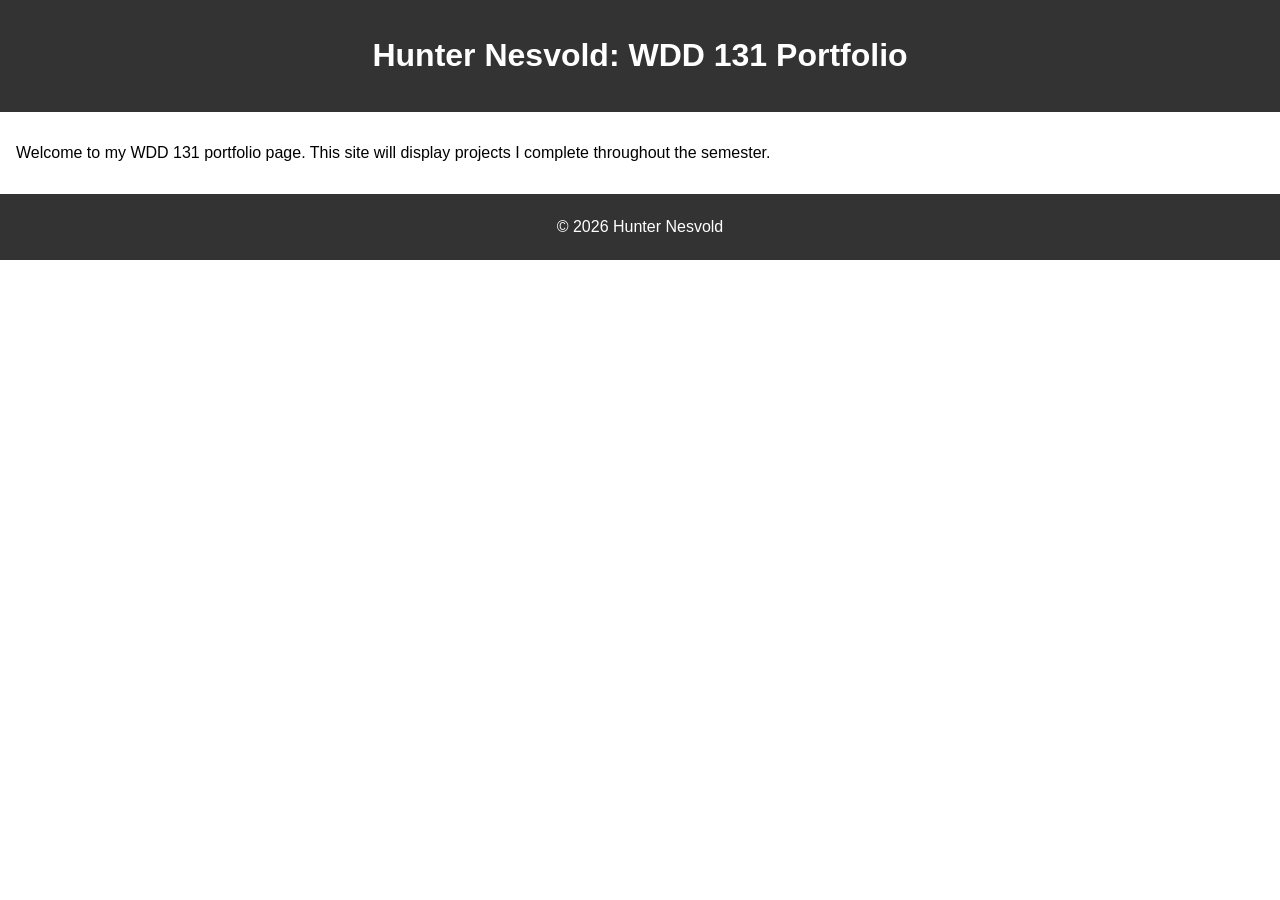
<file: index.html>
<!-- https://lzybear22.github.io/WDD-131/ -->

<!DOCTYPE html>
<html lang="en">
<head>
    <meta charset="UTF-8">
    <meta name="description" content="Portfolio of work for WDD 131 showing projects completed during the course.">
    <meta name="author" content="Hunter Nesvold">
    <title>Hunter Nesvold: WDD 131 Portfolio</title>
    <link rel="stylesheet" href="style.css">
</head>

<body>
    <header>
        <h1>Hunter Nesvold: WDD 131 Portfolio</h1>
    </header>
    <main>
        <p>Welcome to my WDD 131 portfolio page. This site will display projects I complete throughout the semester.</p>
    </main>
    <footer>
        <p>&copy; 2026 Hunter Nesvold</p>
    </footer>

</body>
</html>
</file>
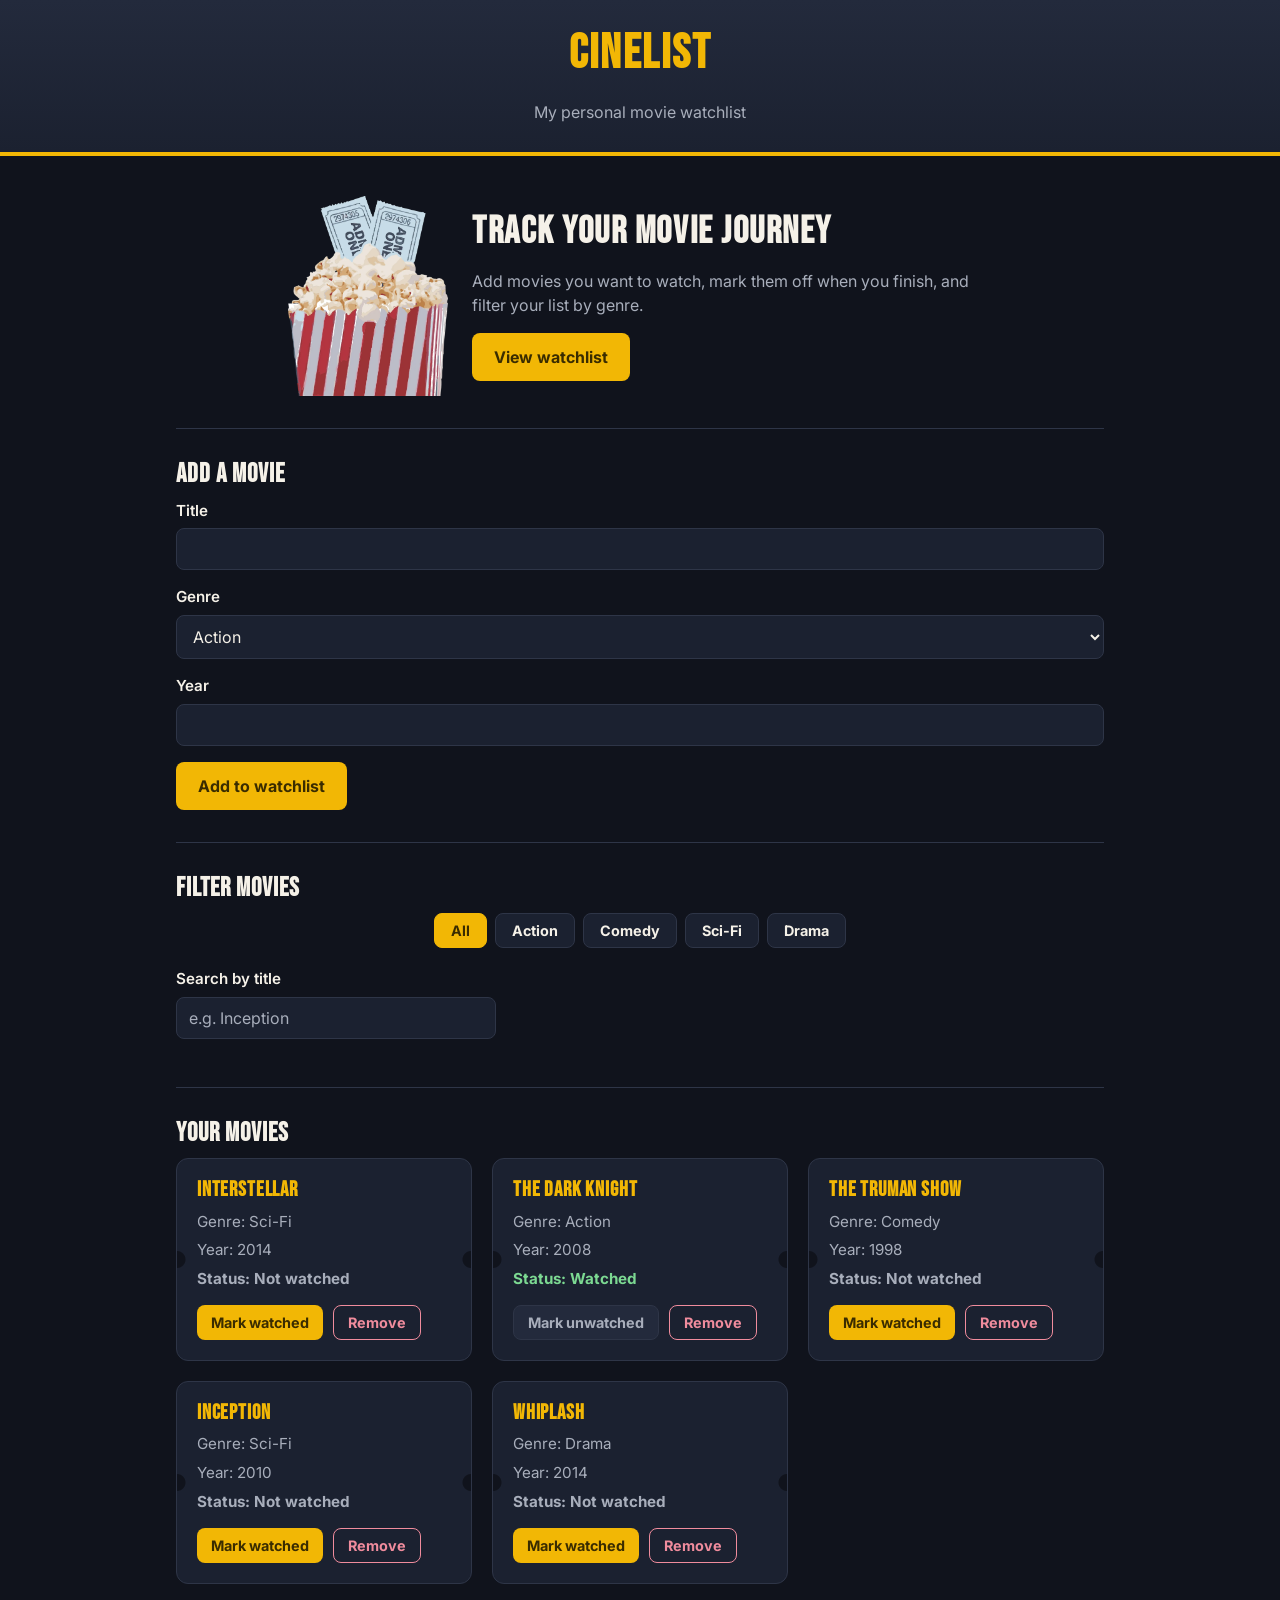
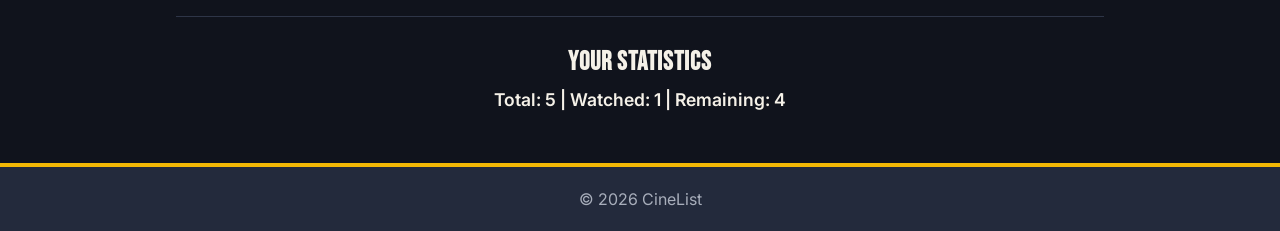
<file: CineList/index.html>
<!DOCTYPE html>
<html lang="en">
<head>
  <meta charset="UTF-8">
  <meta name="viewport" content="width=device-width, initial-scale=1.0">
  <meta name="description" content="CineList is a movie watchlist app for tracking movies you want to watch, marking them watched, and filtering by genre.">
  <title>CineList | Movie Watchlist</title>

  <link rel="preconnect" href="https://fonts.googleapis.com">
  <link rel="preconnect" href="https://fonts.gstatic.com" crossorigin>
  <link href="https://fonts.googleapis.com/css2?family=Bebas+Neue&family=Inter:wght@400;600;700&display=swap" rel="stylesheet">

  <link rel="stylesheet" href="style.css">
</head>
<body>

  <a class="skip-link" href="#main">Skip to main content</a>

  <header class="site-header">
    <div class="header-inner">
      <h1>CineList</h1>
      <p>My personal movie watchlist</p>
    </div>
  </header>

  <main id="main">

    <section class="hero">
      <img class="hero-image" src="images/popcorn.webp" alt="popcorn" loading="eager" fetchpriority="high">

      <div class="hero-text">
        <h2>Track your movie journey</h2>
        <p>Add movies you want to watch, mark them off when you finish, and filter your list by genre.</p>
        <button id="startButton" type="button">View watchlist</button>
      </div>
    </section>

    <section class="add-movie" aria-labelledby="addMovieHeading">
      <h2 id="addMovieHeading">Add a movie</h2>

      <form id="movieForm" novalidate>
        <div class="field">
          <label for="titleInput">Title</label>
          <input type="text" id="titleInput" name="title" required maxlength="60" autocomplete="off">
        </div>

        <div class="field">
          <label for="genreInput">Genre</label>
          <select id="genreInput" name="genre">
            <option value="Action">Action</option>
            <option value="Comedy">Comedy</option>
            <option value="Sci-Fi">Sci-Fi</option>
            <option value="Drama">Drama</option>
          </select>
        </div>

        <div class="field">
          <label for="yearInput">Year</label>
          <input type="number" id="yearInput" name="year" min="1888" max="2100" required inputmode="numeric">
        </div>

        <p id="formError" class="form-error" role="alert" hidden></p>

        <button type="submit" class="primary-button">Add to watchlist</button>
      </form>
    </section>

    <section class="filters" aria-labelledby="filterHeading">
      <h2 id="filterHeading">Filter movies</h2>

      <div class="filter-group" role="group" aria-label="Filter by genre">
        <button class="filter active" type="button" data-genre="All" aria-pressed="true">All</button>
        <button class="filter" type="button" data-genre="Action" aria-pressed="false">Action</button>
        <button class="filter" type="button" data-genre="Comedy" aria-pressed="false">Comedy</button>
        <button class="filter" type="button" data-genre="Sci-Fi" aria-pressed="false">Sci-Fi</button>
        <button class="filter" type="button" data-genre="Drama" aria-pressed="false">Drama</button>
      </div>

      <div class="field search-field">
        <label for="searchInput">Search by title</label>
        <input type="search" id="searchInput" placeholder="e.g. Inception" autocomplete="off">
      </div>
    </section>

    <section class="movies" aria-labelledby="moviesHeading">
      <h2 id="moviesHeading">Your movies</h2>
      <div id="movieList" class="movie-container"></div>
      <p id="emptyMessage" class="empty-message" hidden>No movies match your filters yet.</p>
    </section>

    <section class="stats" aria-labelledby="statsHeading">
      <h2 id="statsHeading">Your statistics</h2>
      <p id="movieStats" aria-live="polite"></p>
    </section>

  </main>

  <footer class="site-footer">
    <p>&copy; 2026 CineList</p>
  </footer>

  <script src="main.js"></script>
</body>
</html>
</file>
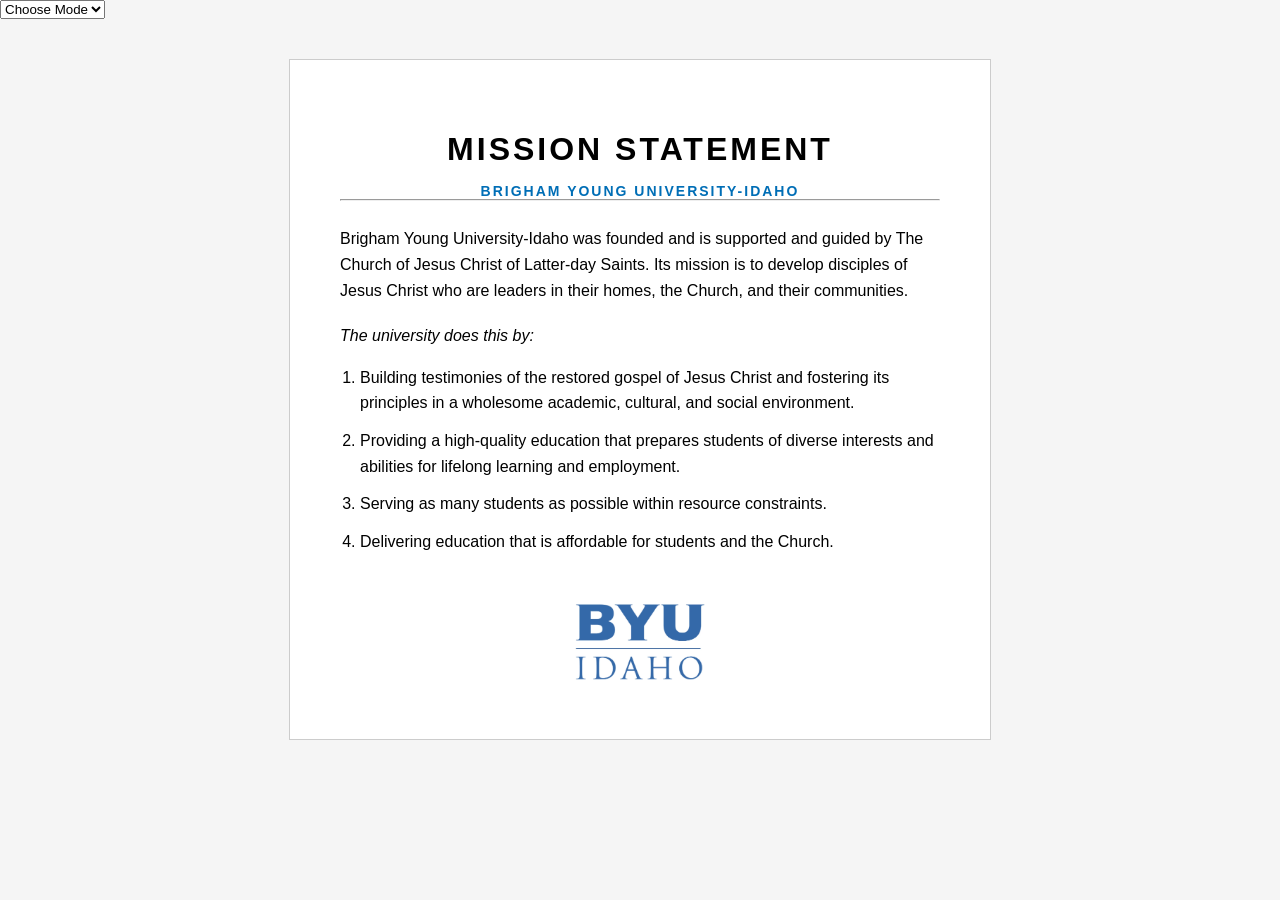
<file: mission/index.html>
<!DOCTYPE html>
<html lang="en">
<head>
    <meta charset="UTF-8">
    <meta name="description" content="BYU-Idaho Mission Statement">
    <meta name="author" content="Hunter Nesvold">
    <meta name="viewport" content="width=device-width, initial-scale=1.0">
    <title>BYU-Idaho Mission Statement</title>
    <link rel="stylesheet" href="mission-css.css">
    <script defer src="mission.js"></script>
</head>
<body>
<select>
    <option>Choose Mode</option>
    <option value="dark">Dark</option>
    <option value="light">Light</option>
</select>
    <main class="card">
        <h1>MISSION STATEMENT</h1>
        <h2>BRIGHAM YOUNG UNIVERSITY-IDAHO</h2>
        <hr>
        <p>
            Brigham Young University-Idaho was founded and is supported and guided by The Church of Jesus Christ of Latter-day Saints. Its mission is to develop disciples of Jesus Christ who are leaders in their homes, the Church, and their communities.
        </p>
        <p class="italic">
            The university does this by:
        </p>
        <ol>
            <li>Building testimonies of the restored gospel of Jesus Christ and fostering its principles in a wholesome academic, cultural, and social environment.</li>

            <li>Providing a high-quality education that prepares students of diverse interests and abilities for lifelong learning and employment.</li>

            <li>Serving as many students as possible within resource constraints.</li>

            <li>Delivering education that is affordable for students and the Church.</li>
        </ol>
        <img src="byui-logo.png" alt="BYU-Idaho Logo" class="logo">
    </main>
</body>
</html>
</file>
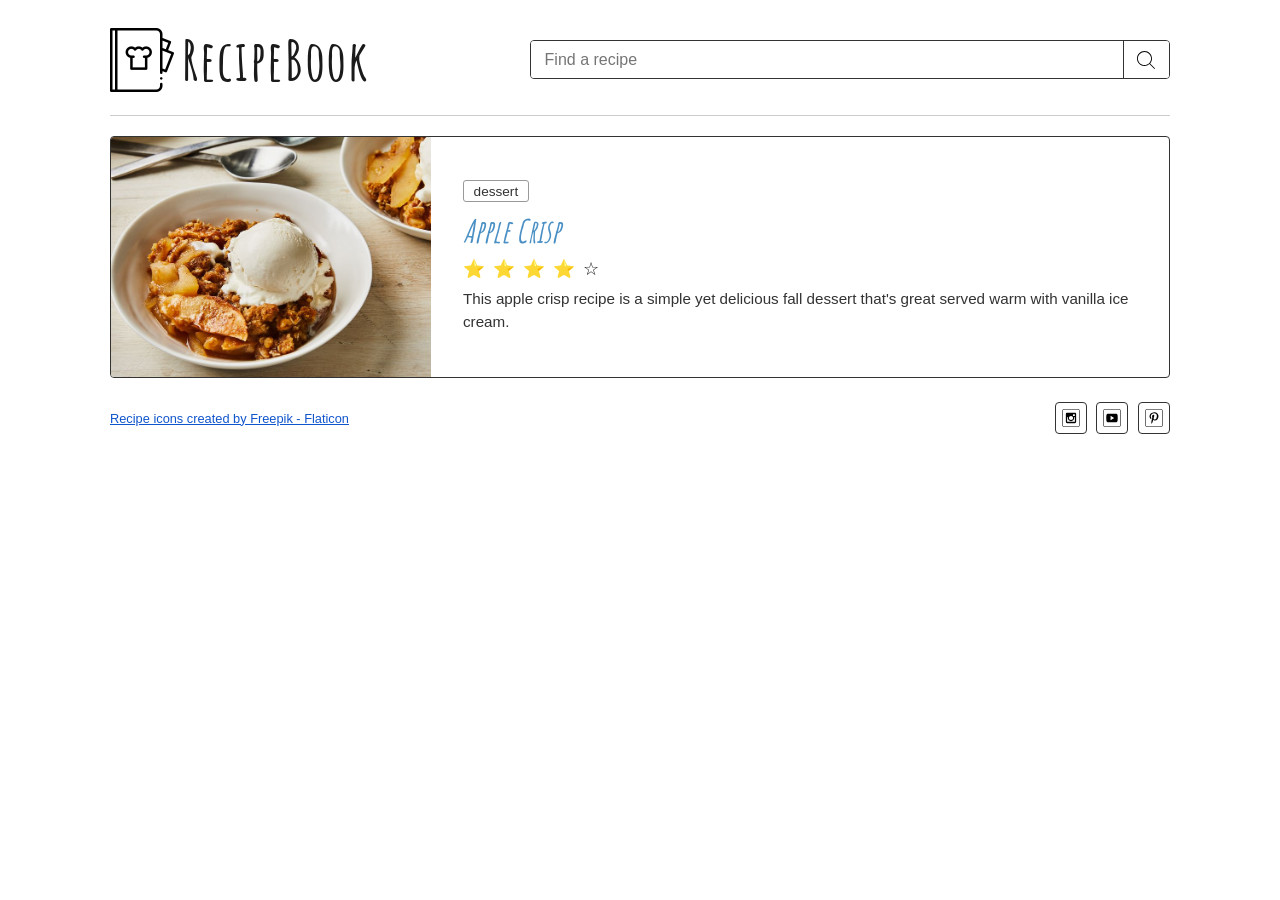
<file: recipes/index.html>
<!DOCTYPE html>
<html lang="en">
<head>
  <meta charset="UTF-8">
  <meta name="viewport" content="width=device-width, initial-scale=1.0">
  <title>RecipeBook | Simple recipes, beautifully organized</title>
  <meta name="description" content="RecipeBook is a collection of simple, delicious recipes for every occasion.">

  <meta property="og:type" content="website">
  <meta property="og:title" content="RecipeBook">
  <meta property="og:description" content="Simple recipes, beautifully organized.">
  <meta property="og:url" content="https://lzybear22.github.io/recipes/">
  <meta property="og:image" content="images/social-preview-image.png">

  <meta name="twitter:card" content="summary_large_image">
  <meta name="twitter:title" content="RecipeBook">
  <meta name="twitter:description" content="Simple recipes, beautifully organized.">
  <meta name="twitter:image" content="images/social-preview-image.png">

  <link rel="icon" href="favicon.ico">

  <link rel="apple-touch-icon" href="images/apple-touch-icon.png">

  <link rel="preconnect" href="https://fonts.googleapis.com">
  <link rel="preconnect" href="https://fonts.gstatic.com" crossorigin>
  <link href="https://fonts.googleapis.com/css2?family=Amatic+SC:wght@400;700&display=swap" rel="stylesheet">

  <link rel="stylesheet" href="styles.css">
</head>
<body>

  <header class="site-header">
    <div class="logo">
      <img src="images/recipe-book.png" alt="" class="logo-icon">
      <h1 class="site-title">RecipeBook</h1>
    </div>

    <form class="search" role="search">
      <label for="search-input" class="visually-hidden">Find a recipe</label>
      <input type="search" id="search-input" name="search" placeholder="Find a recipe">
      <button type="submit" aria-label="Search">
        <img src="images/search.svg" alt="" class="icon-search">
      </button>
    </form>
  </header>

  <hr class="divider">

  <main>
    <article class="recipe-card">
      <img src="images/apple-crisp.jpg" alt="Apple crisp topped with a scoop of vanilla ice cream" class="recipe-image">

      <div class="recipe-info">
        <span class="tag">dessert</span>

        <h2 class="recipe-title">Apple Crisp</h2>

        <span
          class="rating"
          role="img"
          aria-label="Rating: 4 out of 5 stars"
        >
          <span aria-hidden="true" class="icon-star">⭐</span>
          <span aria-hidden="true" class="icon-star">⭐</span>
          <span aria-hidden="true" class="icon-star">⭐</span>
          <span aria-hidden="true" class="icon-star">⭐</span>
          <span aria-hidden="true" class="icon-star-empty">☆</span>
        </span>

        <p class="recipe-description">This apple crisp recipe is a simple yet delicious fall dessert that's great served warm with vanilla ice cream.</p>
      </div>
    </article>
  </main>

  <footer class="site-footer">
    <a href="https://www.flaticon.com/free-icons/recipe" title="recipe icons" class="attribution">Recipe icons created by Freepik - Flaticon</a>

    <div class="social">
      <a href="#"><img src="images/instagram_icon.svg" alt="instagram icon"></a>
      <a href="#"><img src="images/youtube_icon.svg" alt="youtube icon"></a>
      <a href="#"><img src="images/pinterest_icon.svg" alt="pinterest icon"></a>
    </div>
  </footer>

</body>
</html>
</file>
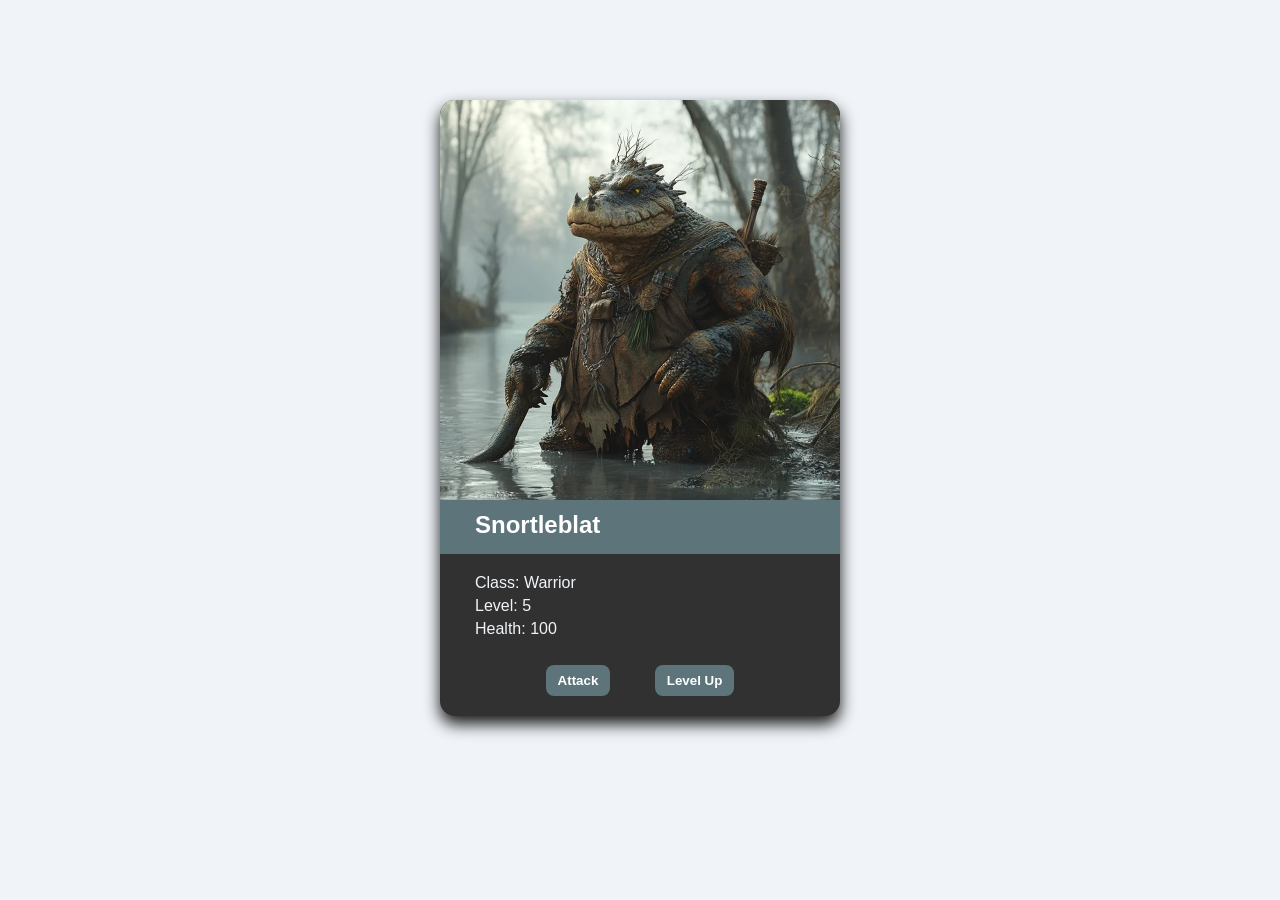
<file: prove/character/index.html>
<!DOCTYPE html>
<html lang="en">
<head>
    <meta charset="UTF-8">
    <meta name="viewport" content="width=device-width, initial-scale=1.0">
    <title>Character Card</title>

    <meta property="og:type" content="website">
    <meta property="og:title" content="Character Card">
    <meta property="og:description" content="A RPG character card made with JavaScript.">
    <meta property="og:url" content="https://example.com/charactercard/">
    <meta property="og:image" content="https://example.com/charactercard/images/preview.png">

    <meta name="twitter:card" content="summary_large_image">
    <meta name="twitter:title" content="Character Card">
    <meta name="twitter:description" content="A RPG character card made with JavaScript.">
    <meta name="twitter:image" content="https://example.com/charactercard/images/preview.png">

<link rel="icon" href="images/favicon_io/favicon.ico">
<link rel="icon" type="image/png" sizes="32x32" href="images/favicon_io/favicon-32x32.png">
<link rel="icon" type="image/png" sizes="16x16" href="images/favicon_io/favicon-16x16.png">
<link rel="apple-touch-icon" sizes="180x180" href="images/favicon_io/apple-touch-icon.png">

    <link rel="stylesheet" href="styles.css">
    <script src="script.js" defer></script>
</head>
<body>
    <div class="card">
        <img class="image" id="charImage" src="images/snortleblat.webp" alt="Character portrait">
        <div class="name" id="charName"></div>
        <div class="stats">
            <p id="charClass"></p>
            <p id="charLevel"></p>
            <p id="charHealth"></p>
        </div>
        <div class="buttons">
            <button id="attackBtn">Attack</button>
            <button id="levelUpBtn">Level Up</button>
        </div>
    </div>
</body>
</html>
</file>
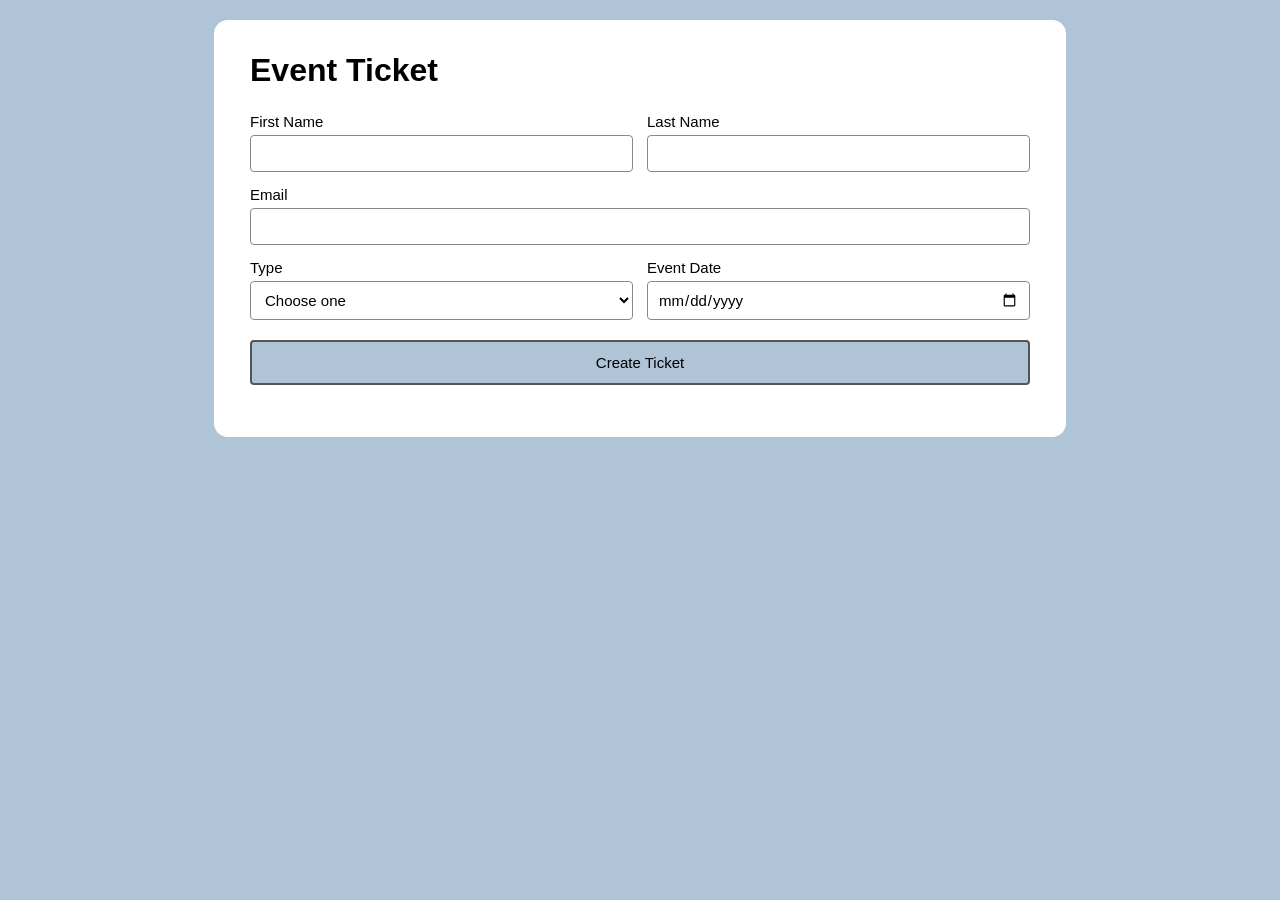
<file: eventform/eventform.html>
<!DOCTYPE html>
<html lang="en">
<head>
  <meta charset="UTF-8" />
  <meta name="viewport" content="width=device-width, initial-scale=1.0" />
  <title>Event Ticket</title>
  <link rel="icon" href="favicon_io/favicon.ico" />
  <link rel="stylesheet" href="eventform.css" />
  <script src="eventform.js" defer></script>
</head>
<body>
  <main class="wrapper">
    <h1>Event Ticket</h1>

    <form id="eventForm">
      <div class="field">
        <label for="firstName">First Name</label>
        <input id="firstName" name="firstName" type="text" />
      </div>

      <div class="field">
        <label for="lastName">Last Name</label>
        <input id="lastName" name="lastName" type="text" />
      </div>

      <div class="field full">
        <label for="email">Email</label>
        <input id="email" name="email" type="email" />
      </div>

      <div class="field">
        <label for="ticketType">Type</label>
        <select id="ticketType" name="ticketType">
          <option value="">Choose one</option>
          <option value="student">Student</option>
          <option value="guest">Guest</option>
        </select>
      </div>

      <div class="field">
        <label for="eventDate">Event Date</label>
        <input id="eventDate" name="eventDate" type="date" />
      </div>

      <div class="field full" id="conditionalField" hidden>
        <label id="conditionalLabel" for="conditionalInput">Student I#</label>
        <input id="conditionalInput" name="conditionalInput" type="text" />
      </div>

      <button class="full" type="submit">Create Ticket</button>
    </form>

    <section id="errors" aria-live="polite"></section>
    <section id="output" aria-live="polite"></section>
  </main>
</body>
</html>
</file>
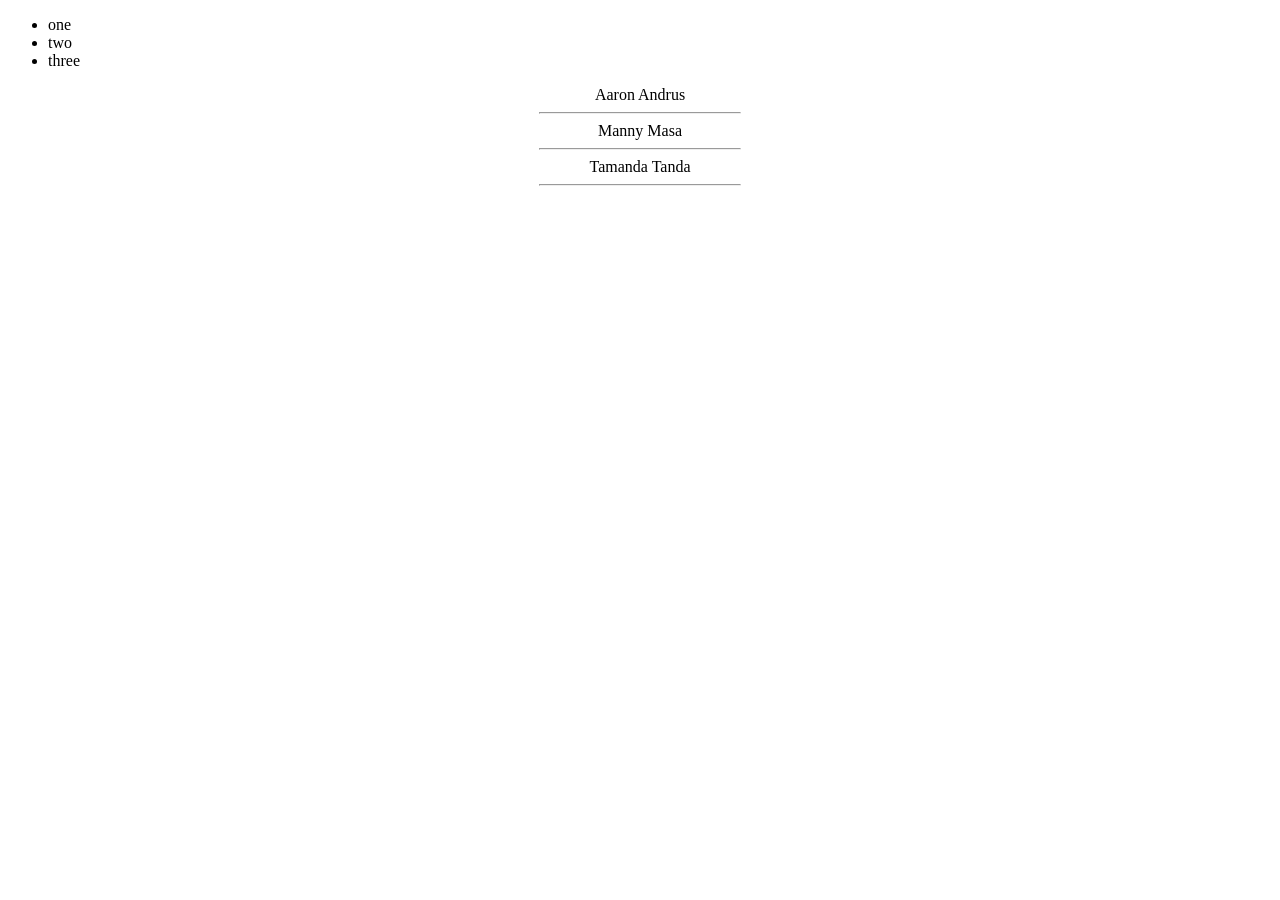
<file: ponder/arrays.html>
<!DOCTYPE html>
<html lang="en">
<head>
    <meta charset="UTF-8">
    <meta name="viewport" content="width=device-width, initial-scale=1.0">
    <title>Array Methods</title>
    <script src="arrays.js" defer></script>
    <style>
        .format {
            text-align: center;
        }
        hr {
            width: 200px;
        }
    </style>
</head>
<body>
    <ul id="myList">

    </ul>
    <div id="studentContainer"></div>
</body>
</html>
</file>
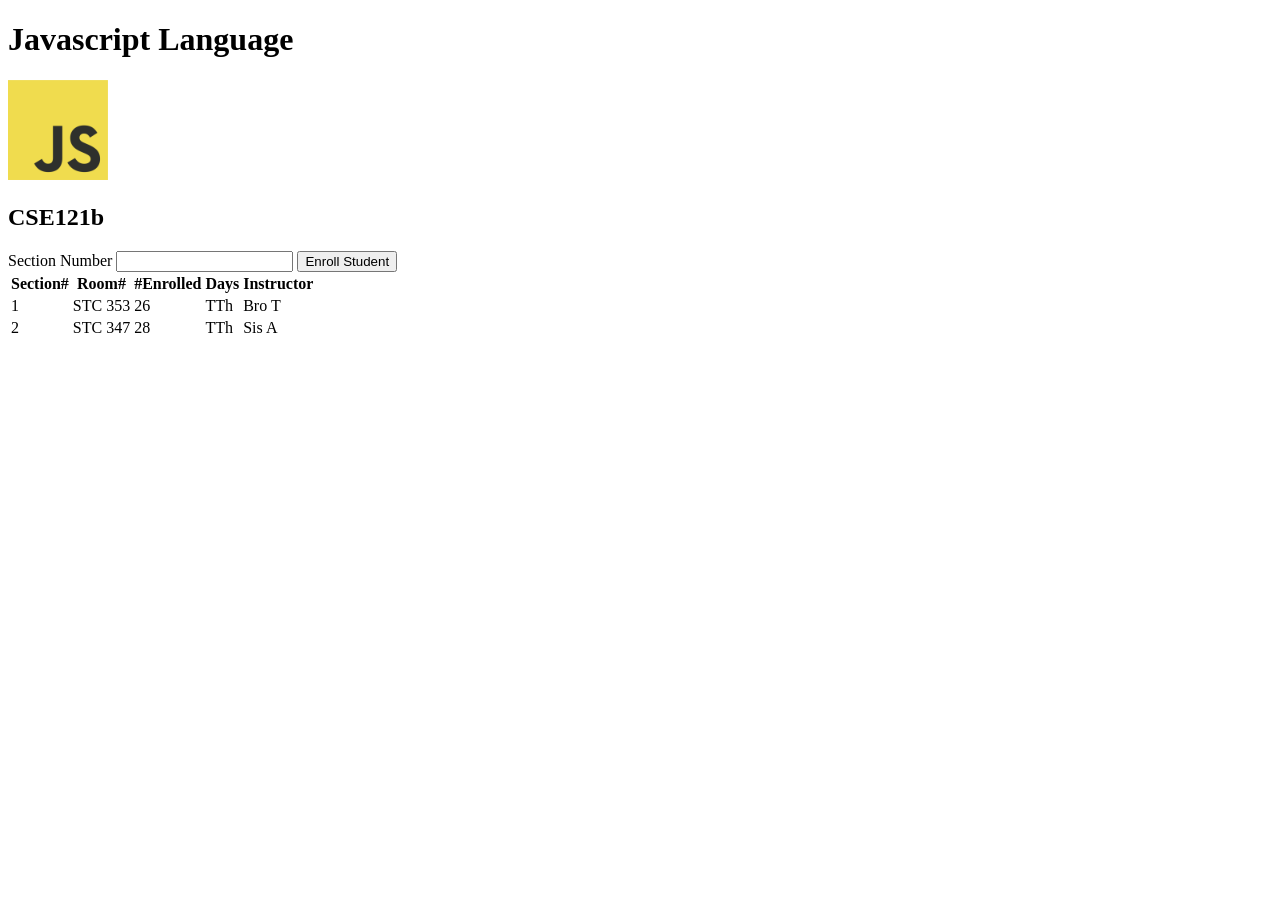
<file: ponder/courses.html>
<!DOCTYPE html>
<html lang="en">
<head>
    <meta charset="UTF-8">
    <meta name="viewport" content="width=device-width, initial-scale=1.0">
    <title>Js Objects</title>
    <script src="courses.js" defer></script>
</head>
<body>
    
<h1 id="courseName"></h1>
<img>
<h2 id="courseCode"></h2>
<label for="sectionNumber">Section Number</label>
<input id="sectionNumber" />
<button id="enrollStudent">Enroll Student</button>
<table>
  <thead>
    <tr>
      <th>Section#</th>
      <th>Room#</th>
      <th>#Enrolled</th>
      <th>Days</th>
      <th>Instructor</th>
    </tr>
  </thead>
  <tbody id="sections"></tbody>
</table>
</body>
</html>
</file>
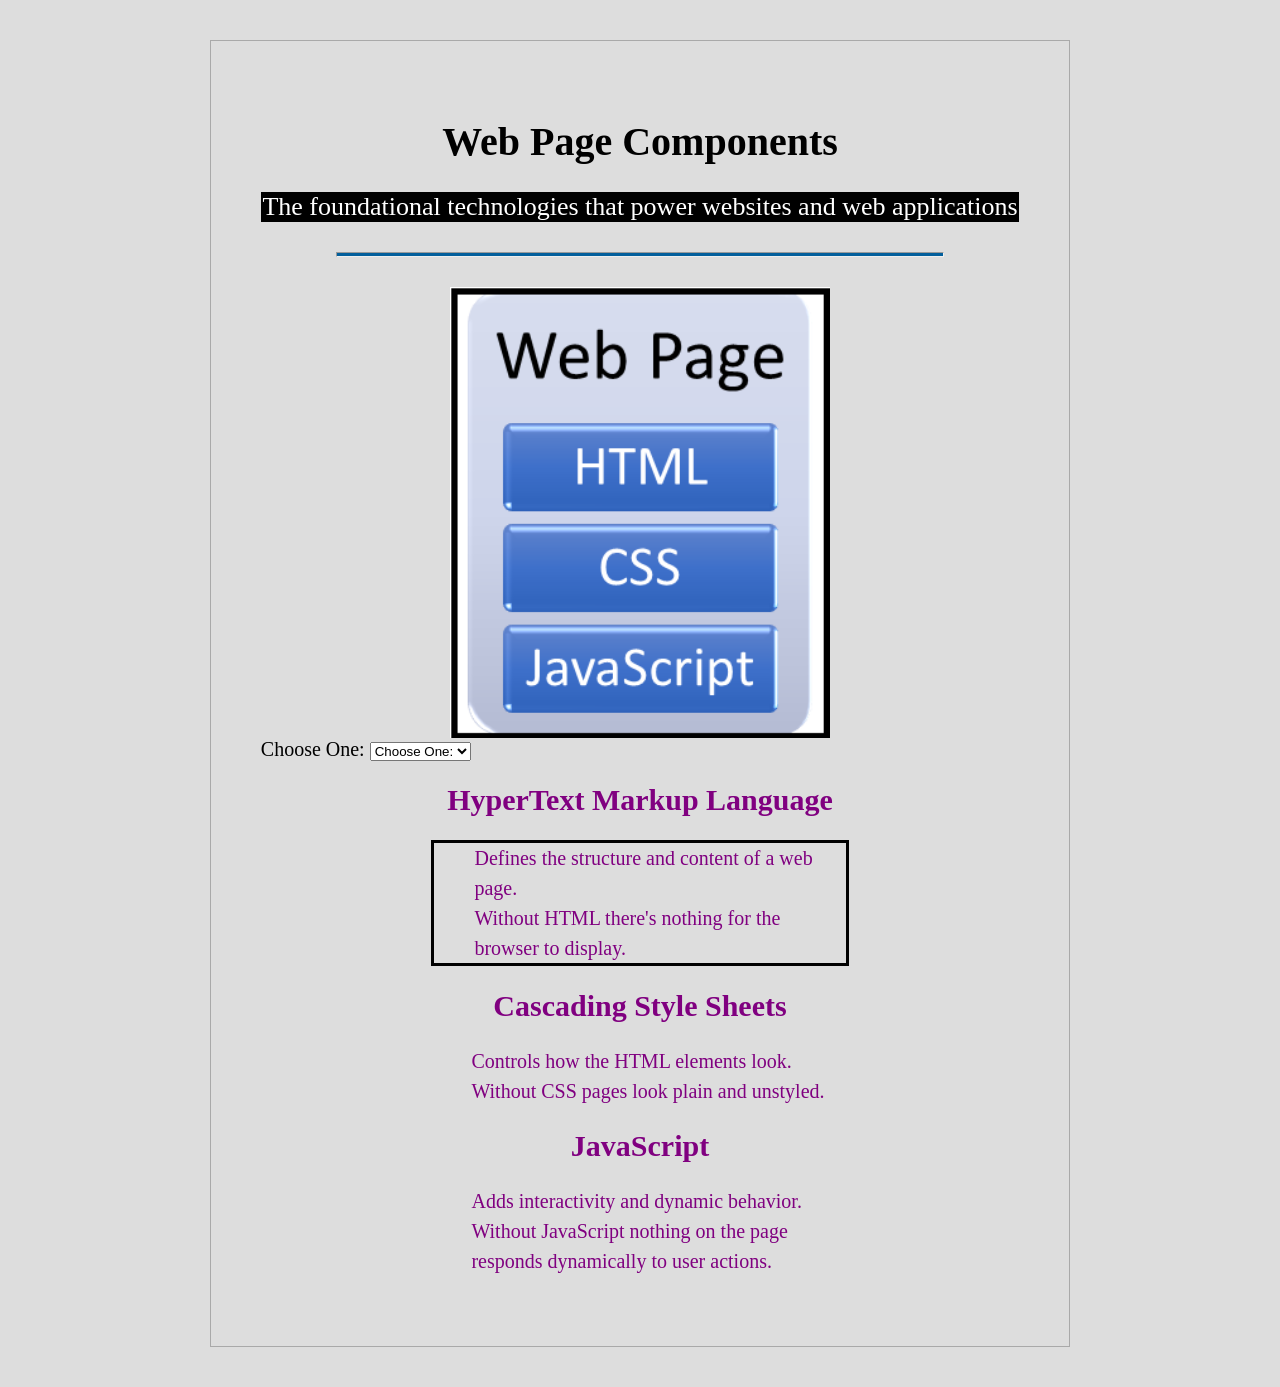
<file: ponder/dom.html>
<!DOCTYPE html>
<html lang="en">
<head>
    <meta charset="UTF-8">
    <meta name="viewport" content="width=device-width, initial-scale=1.0">
    <title>DOM Practice</title>
    <link href="dom.css" rel="stylesheet">
    <script defer src="dom.js"></script>
</head>
<body>
    
<div id="content">
    <h1>HTML, CSS, and JS</h1>
    
    <p>The foundational technologies that power websites and web applications</p>
    <hr>
    <img src="https://wddbyui.github.io/wdd131/images/trifecta.png" alt="JS, CSS, and HTML logos">
    
    <label for="webdevlist">Choose One:</label>
    <select name="code" id="webdevlist">
        <option>Choose One:</option>
        <option value="html">HTML</option>
        <option value="css">CSS</option>
        <option value="js">JavaScript</option>
    </select>                   
            
    <div id="topics">
        <h2 id="html">HyperText Markup Language</h2>
        <ul class="list">
            <li>Defines the structure and content of a web page.</li>
            <li>Without HTML there's nothing for the browser to display.</li>
        </ul>
        <h2 id="css">Cascading Style Sheets</h2>
        <ul class="list">
            <li>Controls how the HTML elements look.</li>
            <li>Without CSS pages look plain and unstyled.</li>
        </ul>
        <h2 id="js">JavaScript</h2>
        <ul class="list">
            <li>Adds interactivity and dynamic behavior.</li>
            <li>Without JavaScript nothing on the page responds dynamically to user actions.</li>
        </ul>
    </div>
</div>
                
</body>
</html>
</file>
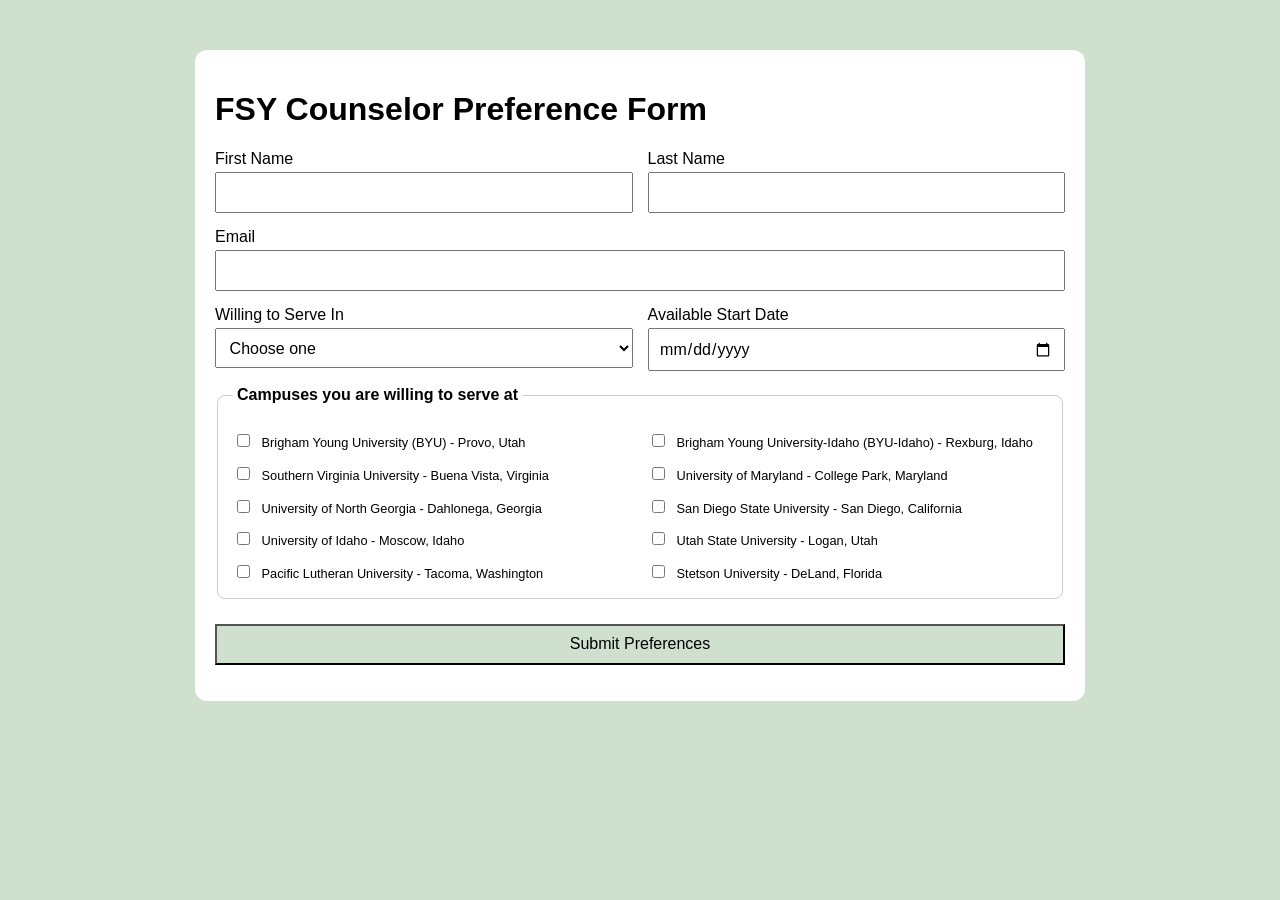
<file: ponder/form.html>
<!DOCTYPE html>
<html lang="en">
<head>
  <meta charset="UTF-8" />
  <meta name="viewport" content="width=device-width, initial-scale=1.0" />
  <title>FSY Counselor Preference Form</title>
  <link rel="icon" href="favicon.ico">
  <link rel="stylesheet" href="form.css" />
  <script src="form.js" defer></script>
</head>
<body>
  <main class="wrapper">
    <h1>FSY Counselor Preference Form</h1>

    <form id="fsyForm">
      <div class="field">
        <label for="firstName">First Name</label>
        <input id="firstName" name="firstName" type="text" required />
      </div>

      <div class="field">
        <label for="lastName">Last Name</label>
        <input id="lastName" name="lastName" type="text" required />
      </div>

      <div class="field full">
        <label for="email">Email</label>
        <input id="email" name="email" type="email" required />
      </div>

      <div class="field">
        <label for="travelRange">Willing to Serve In</label>
        <select
          id="travelRange"
          name="travelRange"
          aria-controls="notesContainer"
          required
        >
          <option value="">Choose one</option>
          <option value="one">One campus</option>
          <option value="many">Two or more campuses</option>
        </select>
      </div>

      <div class="field">
        <label for="availableDate">Available Start Date</label>
        <input id="availableDate" name="availableDate" type="date" required />
      </div>

      <fieldset class="full campus-group">
        <legend>Campuses you are willing to serve at</legend>

        <div class="campus-grid">
          <label><input type="checkbox" name="campus" value="BYU - Provo, Utah" /> Brigham Young University (BYU) - Provo, Utah</label>
          <label><input type="checkbox" name="campus" value="BYU-Idaho - Rexburg, Idaho" /> Brigham Young University-Idaho (BYU-Idaho) - Rexburg, Idaho</label>
          <label><input type="checkbox" name="campus" value="Southern Virginia University - Buena Vista, Virginia" /> Southern Virginia University - Buena Vista, Virginia</label>
          <label><input type="checkbox" name="campus" value="University of Maryland - College Park, Maryland" /> University of Maryland - College Park, Maryland</label>
          <label><input type="checkbox" name="campus" value="University of North Georgia - Dahlonega, Georgia" /> University of North Georgia - Dahlonega, Georgia</label>
          <label><input type="checkbox" name="campus" value="San Diego State University - San Diego, California" /> San Diego State University - San Diego, California</label>
          <label><input type="checkbox" name="campus" value="University of Idaho - Moscow, Idaho" /> University of Idaho - Moscow, Idaho</label>
          <label><input type="checkbox" name="campus" value="Utah State University - Logan, Utah" /> Utah State University - Logan, Utah</label>
          <label><input type="checkbox" name="campus" value="Pacific Lutheran University - Tacoma, Washington" /> Pacific Lutheran University - Tacoma, Washington</label>
          <label><input type="checkbox" name="campus" value="Stetson University - DeLand, Florida" /> Stetson University - DeLand, Florida</label>
        </div>
      </fieldset>

      <div id="notesContainer" class="field full" hidden>
        <label for="notes">Travel Notes</label>
        <input id="notes" name="notes" type="text" />
      </div>

      <button class="full" type="submit">Submit Preferences</button>
    </form>

    <section id="output" aria-live="polite"></section>
  </main>
</body>
</html>
</file>
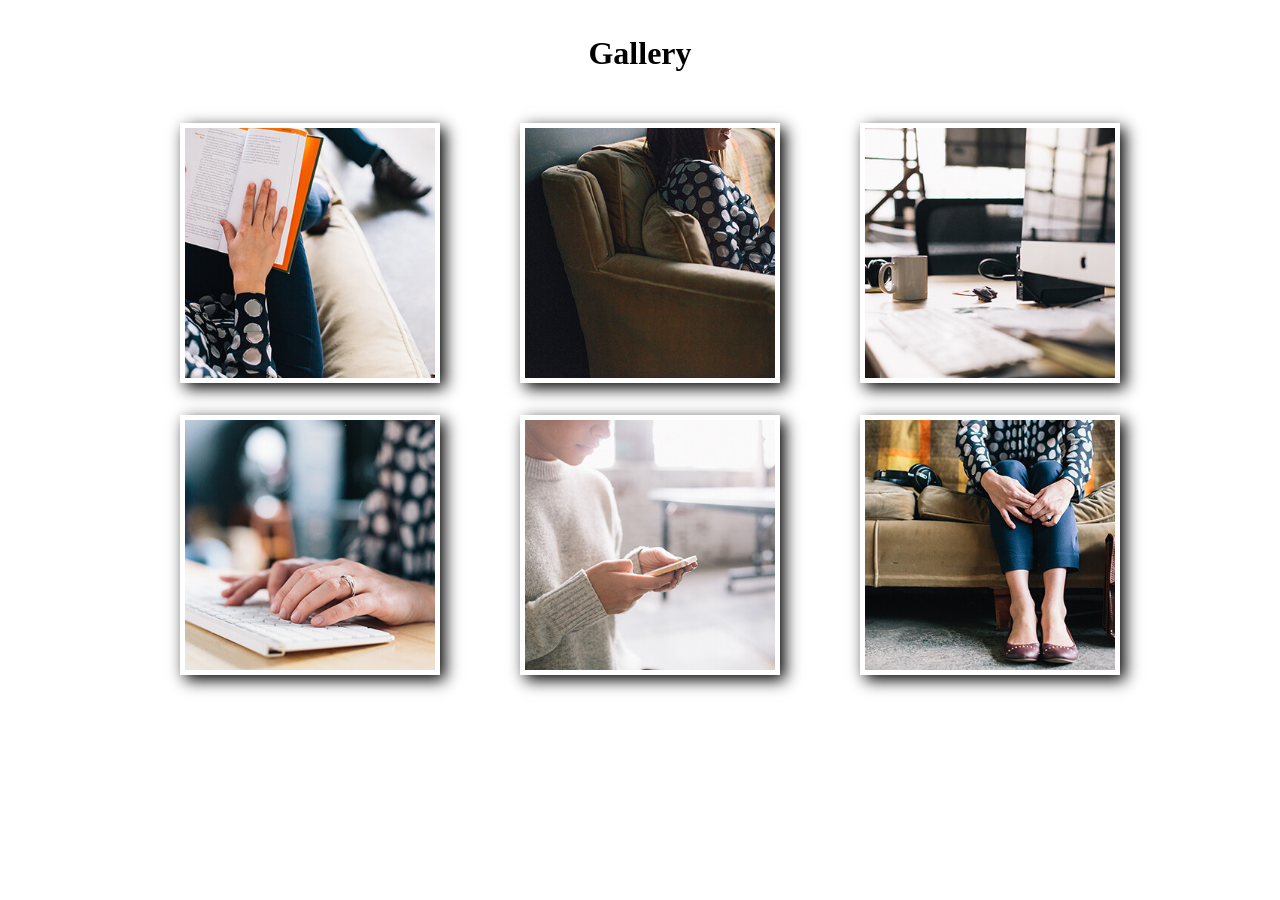
<file: ponder/modal.html>
<!DOCTYPE html>
<html lang="en">
<head>
    <meta charset="UTF-8">
    <meta name="viewport" content="width=device-width, initial-scale=1.0">
    <title>Modals</title>
    <link rel="stylesheet" href="modal.css">
    <script defer src="modal.js"></script>
</head>
<body>
    
    <h1>Gallery</h1>
    <section class="gallery">
        <figure>  
            <img src="images/book-sm.jpg" alt="person reading a book">
        </figure>
        <figure>  
            <img src="images/couch-sm.jpg" alt="person sitting on a couch with a phone">
        </figure>
        <figure>  
            <img src="images/desk-sm.jpg" alt="a work desktop">
        </figure>
        <figure>  
            <img src="images/keyboard-sm.jpg" alt="person typing on a keyboard">
        </figure>
        <figure>  
            <img src="images/phone-sm.jpg" alt="person looking at a phone">
        </figure>
        <figure>  
            <img src="images/sit-sm.jpg" alt="person sitting on a couch">
        </figure>
    </section>
    <dialog>
        <img>
        <button class="close-viewer">X</button>
    </dialog>
          
</body>
</html>
</file>
<file: style.css>
body {
    font-family: Arial, Helvetica, sans-serif;
    margin: 0;
}

header {
    background-color: #333;
    color: white;
    padding: 1rem;
    text-align: center;
}

main {
    padding: 1rem;
}

footer {
    background-color: #333;
    color: white;
    text-align: center;
    padding: 0.5rem;
}
</file>
<file: CineList/style.css>
:root {
  --bg: #10131C;
  --surface: #1B2130;
  --surface-raised: #232A3C;
  --gold: #F2B705;
  --gold-ink: #3A2C00;
  --crimson: #8B1E3F;
  --crimson-text: #F08C9D;
  --text: #F5F1E8;
  --muted: #A8AEBB;
  --border: #2E3547;
  --radius: 12px;
  --font-display: "Bebas Neue", "Arial Narrow", sans-serif;
  --font-body: "Inter", -apple-system, BlinkMacSystemFont, "Segoe UI", sans-serif;
}

* {
  box-sizing: border-box;
}

html {
  -webkit-text-size-adjust: 100%;
}

body {
  margin: 0;
  font-family: var(--font-body);
  background: var(--bg);
  color: var(--text);
  line-height: 1.5;
}

h1, h2, h3 {
  font-family: var(--font-display);
  letter-spacing: 0.04em;
  line-height: 1.1;
  margin: 0 0 0.4em;
}

p {
  margin: 0 0 1em;
  color: var(--muted);
}

img {
  max-width: 100%;
  display: block;
}

a:focus-visible,
button:focus-visible,
input:focus-visible,
select:focus-visible {
  outline: 3px solid var(--gold);
  outline-offset: 2px;
}

.skip-link {
  position: absolute;
  left: -999px;
  top: auto;
  background: var(--gold);
  color: var(--gold-ink);
  padding: 10px 16px;
  border-radius: 0 0 8px 0;
  font-weight: 700;
  z-index: 100;
}

.skip-link:focus {
  left: 0;
  top: 0;
}

.site-header {
  background: linear-gradient(180deg, var(--surface-raised), var(--surface));
  border-bottom: 4px solid var(--gold);
  text-align: center;
  padding: 28px 16px;
}

.site-header h1 {
  font-size: clamp(2.2rem, 6vw, 3rem);
  color: var(--gold);
}

.site-header p {
  margin: 0;
  color: var(--muted);
}

main {
  max-width: 960px;
  margin: 0 auto;
  padding: 0 16px;
}

section {
  padding: 32px 0;
  border-bottom: 1px solid var(--border);
}

section:last-of-type {
  border-bottom: none;
}

section h2 {
  font-size: 1.6rem;
  color: var(--text);
}

.hero {
  display: flex;
  flex-direction: column;
  align-items: center;
  text-align: center;
  gap: 24px;
  padding-top: 40px;
}

.hero-image {
  width: 160px;
  height: auto;
}

.hero-text {
  max-width: 520px;
}

.hero-text h2 {
  font-size: clamp(1.8rem, 5vw, 2.4rem);
}

button {
  font-family: var(--font-body);
  font-weight: 700;
  border: none;
  border-radius: 8px;
  cursor: pointer;
  transition: transform 0.15s ease, background-color 0.15s ease;
}

button:hover {
  transform: translateY(-1px);
}

.primary-button,
#startButton {
  background: var(--gold);
  color: var(--gold-ink);
  padding: 14px 22px;
  font-size: 1rem;
}

.primary-button:hover,
#startButton:hover {
  background: #ffce33;
}

.field {
  display: flex;
  flex-direction: column;
  gap: 6px;
  margin-bottom: 16px;
  text-align: left;
}

label {
  font-weight: 600;
  font-size: 0.95rem;
}

input,
select {
  background: var(--surface);
  border: 1px solid var(--border);
  color: var(--text);
  padding: 10px 12px;
  border-radius: 8px;
  font-size: 1rem;
  font-family: var(--font-body);
}

input::placeholder {
  color: var(--muted);
}

.form-error {
  background: rgba(139, 30, 63, 0.25);
  border: 1px solid var(--crimson);
  color: #ffd7e0;
  padding: 10px 12px;
  border-radius: 8px;
  font-size: 0.9rem;
}

.filter-group {
  display: flex;
  flex-wrap: wrap;
  gap: 8px;
  margin-bottom: 20px;
}

.filter {
  background: var(--surface);
  color: var(--text);
  border: 1px solid var(--border);
  padding: 8px 16px;
  font-size: 0.9rem;
}

.filter:hover {
  border-color: var(--gold);
}

.filter.active {
  background: var(--gold);
  color: var(--gold-ink);
  border-color: var(--gold);
}

.search-field {
  max-width: 320px;
}

.movie-container {
  display: grid;
  grid-template-columns: 1fr;
  gap: 20px;
}

.movie-card {
  position: relative;
  background: var(--surface);
  border: 1px solid var(--border);
  border-radius: var(--radius);
  padding: 20px;
  background-image:
    radial-gradient(circle at 0 50%, var(--bg) 8px, transparent 9px),
    radial-gradient(circle at 100% 50%, var(--bg) 8px, transparent 9px);
}

.movie-card h3 {
  font-size: 1.3rem;
  color: var(--gold);
}

.movie-card p {
  margin: 0 0 6px;
  font-size: 0.95rem;
}

.movie-card .status {
  font-weight: 700;
}

.movie-card .status.watched {
  color: #7CD992;
}

.movie-card .status.not-watched {
  color: var(--muted);
}

.card-actions {
  display: flex;
  gap: 10px;
  margin-top: 14px;
  flex-wrap: wrap;
}

.watch-button {
  background: var(--gold);
  color: var(--gold-ink);
  padding: 8px 14px;
  font-size: 0.9rem;
}

.watch-button.watched {
  background: var(--surface-raised);
  color: var(--muted);
  border: 1px solid var(--border);
}

.remove-button {
  background: transparent;
  color: var(--crimson-text);
  border: 1px solid var(--crimson-text);
  padding: 8px 14px;
  font-size: 0.9rem;
}

.remove-button:hover {
  background: var(--crimson);
  color: var(--text);
}

.empty-message {
  color: var(--muted);
  font-style: italic;
}

.stats {
  text-align: center;
}

#movieStats {
  font-size: 1.1rem;
  color: var(--text);
  font-weight: 600;
}

.site-footer {
  background: var(--surface-raised);
  border-top: 4px solid var(--gold);
  text-align: center;
  padding: 20px;
}

.site-footer p {
  margin: 0;
  color: var(--muted);
}

@media screen and (min-width: 600px) {
  .hero {
    flex-direction: row;
    text-align: left;
    justify-content: center;
  }

  .movie-container {
    grid-template-columns: repeat(2, 1fr);
  }

  .filter-group {
    justify-content: center;
  }
}

@media screen and (min-width: 900px) {
  .movie-container {
    grid-template-columns: repeat(3, 1fr);
  }
}

/* Respect reduced motion preference */
@media (prefers-reduced-motion: reduce) {
  * {
    transition: none !important;
  }
}
</file>
<file: mission/mission-css.css>
body {
    font-family: Arial, Helvetica, sans-serif;
    background-color: #f5f5f5;
    margin: 0;
}
.card {
    max-width: 600px;
    margin: 40px auto;
    background: white;
    border: 1px solid #ccc;
    padding: 50px;
    text-align: center;
}
h1 {
    letter-spacing: 3px;
    margin-bottom: 5px;
}
h2 {
    color: #006EB6;
    font-size: 14px;
    letter-spacing: 2px;
    margin-top: 0;
    margin-bottom: 10px;
    position: relative;
    top: 10px;
}
h1, h2 {
    text-align: center;
}
hr {
    margin: 10px 0 25px;
}
p {
    text-align: left;
    line-height: 1.6;
}
.italic {
    font-style: italic;
    margin-top: 20px;
}
ol {
    text-align: left;
    padding-left: 20px;
    line-height: 1.6;
}
.logo {
    width: 150px;
    margin-top: 30px;
}
ol li {
    margin-bottom: 12px;
}
body.dark {
    background-color: #121212;
    color: white;
}

body.dark .card {
    background: #1e1e1e;
    border-color: #444;
}

body.dark h2 {
    color: #7ab7ff;
}

body.dark hr {
    border-color: #444;
}
</file>
<file: recipes/styles.css>
* {
  box-sizing: border-box;
  margin: 0;
  padding: 0;
}

body {
  font-family: Arial, Helvetica, sans-serif;
  color: #1a1a1a;
  background-color: #ffffff;
  max-width: 1100px;
  margin: 0 auto;
  padding: 1.5rem 1.25rem;
}

.visually-hidden {
  position: absolute;
  width: 1px;
  height: 1px;
  overflow: hidden;
  clip: rect(0, 0, 0, 0);
  white-space: nowrap;
  border: 0;
}

a {
  color: inherit;
}

.site-header {
  display: flex;
  flex-direction: column;
  gap: 1rem;
}

.logo {
  display: flex;
  align-items: center;
  gap: 0.5rem;
}

.logo-icon {
  height: 50px;
  width: auto;
}

.site-title {
  font-family: "Amatic SC", cursive;
  font-weight: 700;
  font-size: 2.75rem;
  letter-spacing: 0.03em;
}

.search {
  display: flex;
  align-items: stretch;
  border: 1px solid #333;
  border-radius: 4px;
  overflow: hidden;
}

.search input {
  flex: 1;
  border: none;
  padding: 0.6rem 0.85rem;
  font-size: 1rem;
  font-family: inherit;
  outline-offset: -2px;
}

.search button {
  display: flex;
  align-items: center;
  justify-content: center;
  border: none;
  border-left: 1px solid #333;
  background: #fff;
  padding: 0 0.85rem;
  cursor: pointer;
}

.icon-search {
  height: 18px;
  width: 18px;
}

.divider {
  border: none;
  border-top: 1px solid #ccc;
  margin: 1.25rem 0;
}

main {
  flex: 1;
}

.recipe-card {
  display: flex;
  flex-direction: column;
  border: 1px solid #333;
  border-radius: 4px;
  overflow: hidden;
}

.recipe-image {
  width: 100%;
  height: 260px;
  object-fit: cover;
  display: block;
}

.recipe-info {
  display: flex;
  flex-direction: column;
  align-items: flex-start;
  gap: 0.5rem;
  padding: 1rem;
}

.tag {
  border: 1px solid #999;
  border-radius: 3px;
  padding: 0.15rem 0.6rem;
  font-size: 0.85rem;
  color: #333;
}

.recipe-title {
  font-family: "Amatic SC", cursive;
  font-style: italic;
  font-weight: 700;
  font-size: 2rem;
  color: #4a90c4;
}

.rating {
  font-size: 1.1rem;
  letter-spacing: 0.1rem;
}

.icon-star {
  color: #f5b942;
}

.icon-star-empty {
  color: #1a1a1a;
}

.recipe-description {
  display: none;
  font-size: 0.95rem;
  line-height: 1.5;
  color: #333;
}

.site-footer {
  display: flex;
  flex-direction: column;
  align-items: center;
  gap: 0.75rem;
  margin-top: 1.5rem;
}

.attribution {
  font-size: 0.8rem;
  color: #1155cc;
  text-decoration: underline;
  order: 2;
}

.social {
  display: flex;
  gap: 0.6rem;
  order: 1;
}

.social a {
  display: flex;
  align-items: center;
  justify-content: center;
  height: 32px;
  width: 32px;
  border: 1px solid #333;
  border-radius: 4px;
}

.social img {
  height: 18px;
  width: 18px;
}

@media (min-width: 700px) {
  .site-header {
    flex-direction: row;
    align-items: center;
    justify-content: space-between;
  }

  .logo-icon {
    height: 64px;
  }

  .site-title {
    font-size: 3.5rem;
  }

  .search {
    max-width: 640px;
    flex: 1;
    margin-left: 2rem;
  }

  .recipe-card {
    flex-direction: row;
    align-items: stretch;
  }

  .recipe-image {
    width: 320px;
    height: auto;
    flex-shrink: 0;
  }

  .recipe-info {
    justify-content: center;
    padding: 1.5rem 2rem;
  }

  .recipe-description {
    display: block;
  }

  .site-footer {
    flex-direction: row;
    justify-content: space-between;
  }

  .attribution {
    order: 1;
  }

  .social {
    order: 2;
  }
}
</file>
<file: prove/character/styles.css>
body {
    font-family: 'Palatino Linotype', sans-serif;
    background: #f0f4f8;
    margin: 0;
}

.card {
    background: #313131;
    border-radius: 15px;
    box-shadow: 0 8px 16px rgba(0,0,0,0.9);
    width: 400px;
    margin: 100px auto;
}

.image {
    width: 400px;
    border-radius: 15px 15px 0 0;
    display: block;
}

.name {
    font-size: 1.5em;
    font-weight: bold;
    margin: -4px 0 20px 0;
    color: white;
    padding: 15px 0 15px 35px;
    background-color: #5d747b;
}

.stats {
    margin: 10px 15px 7px 35px;
    text-align: left;
}

.stats p {
    margin: 5px 0;
    color: #f0f4f8;
}

.buttons {
    text-align: center;
}

button {
    padding: 8px 12px;
    margin: 20px;
    border: none;
    border-radius: 8px;
    background-color: #5d747b;
    color: white;
    font-weight: bold;
    cursor: pointer;
    transition: background-color 0.5s ease;
}

button:hover {
    background-color: #58605a;
}
</file>
<file: eventform/eventform.css>
body {
  font-family: Arial, sans-serif;
  background: #b0c4d8;
  margin: 0;
  padding: 20px;
  box-sizing: border-box;
}

.wrapper {
  max-width: 780px;
  margin: 0 auto;
  background: white;
  border-radius: 14px;
  padding: 32px 36px;
}

h1 {
  font-size: 2rem;
  font-weight: 700;
  margin: 0 0 24px;
}

form {
  display: grid;
  grid-template-columns: 1fr 1fr;
  gap: 14px;
}

.field {
  display: flex;
  flex-direction: column;
  gap: 5px;
}

.full {
  grid-column: 1 / 3;
}

label {
  font-size: 15px;
}

input,
select {
  padding: 9px 10px;
  font: inherit;
  font-size: 15px;
  border: 1px solid #888;
  border-radius: 4px;
  background: white;
}

input:focus,
select:focus {
  outline: 2px solid #3b82f6;
  border-color: #3b82f6;
}

#conditionalField[hidden] {
  display: none;
}

button {
  padding: 12px;
  font: inherit;
  font-size: 15px;
  background: #b0c4d8;
  border: 2px solid #555;
  border-radius: 4px;
  cursor: pointer;
  margin-top: 6px;
}

button:hover {
  background: #c5d5e5;
}

#errors {
  margin-top: 12px;
  font-size: 14px;
  color: #b91c1c;
}

#errors p {
  margin: 2px 0;
}

#output {
  margin-top: 20px;
}

#output h2 {
  font-size: 1.5rem;
  font-weight: 700;
  margin: 0 0 10px;
}

#output p {
  margin: 4px 0;
  font-size: 15px;
}
</file>
<file: ponder/dom.css>
body {
    background-color: #ddd;
    font-size: 20px;
}
#content {
    max-width: 60%;
    margin: 40px auto;
    border: 1px solid darkgrey;
    padding: 50px;
}
p {
    color: #035f9c;
    font-size: 1.3em;
}
hr {
    height: 3px;
    background-color: #035f9c;
    margin: 30px auto;
    width: 80%;
}
h1, h2, p {
    text-align: center;
}
img {
    display: block;
    margin: 0 auto;
    width: 50%;
}
#topics {
    width: 55%;
    margin: 0 auto;
    line-height: 1.5em;
}
.list {
    list-style-type: none;
}

.background {
    background-color: #000;
    color: white;
}
</file>
<file: ponder/form.css>
body {
  font-family: Arial, sans-serif;
  background:  #cfe0cf;
  margin: 0;
}

.wrapper {
  max-width: 850px;
  margin: 50px auto;
  padding: 20px;
  background: white;
  border-radius: 12px;
}

form {
  display: grid;
  grid-template-columns: 1fr 1fr;
  gap: 15px;
}

.field {
  display: flex;
  flex-direction: column;
  gap: 0.25rem;
}

.full {
  grid-column: 1 / 3;
}

input,
select,
button {
  padding: 0.6rem;
  font: inherit;
}

button {
  background: #cfe0cf;
  transition: background 0.5s ease;
  margin-top: 10px;
}

button:hover {
  background: #dcead9;
}

.campus-group {
  border: 1px solid #ccc;
  border-radius: 8px;
  padding: 15px;
}

.campus-group legend {
  font-weight: bold;
  padding: 0 0.25rem;
}

.campus-grid {
  display: grid;
  grid-template-columns: 1fr 1fr;
  gap: 0.75rem 1rem;
  margin-top: 0.75rem;
}

.campus-grid label {
  display: block;
  line-height: 1.3;
  font-size: .8em;
}

.campus-grid input {
  margin-right: 0.5rem;
}
#notesContainer[hidden] {
  display: none;
}

#output {
  margin-top: 1rem;
  font-weight: bold;
}
</file>
<file: ponder/modal.css>
h1 {
    text-align: center;
    margin: 35px 0;
}
.gallery {
    max-width: 1000px;
    margin: 0 auto;
}
figure img {
    width: 250px;
    height: 250px;
    object-fit: cover;
    padding: 5px;
    background-color: white;
    box-shadow: 5px 5px 15px black;
    display: block;
    margin: 0 auto;
}
/* modal */

dialog img {
    width: 90%;
    display: block;
    margin: 20vh auto;
}
dialog {
    width: 100%;
    height: 100%;
    background-color: rgba(0,0,0,.75);
}
.close-viewer {
    position: absolute;
    top: 10vh;
    right: 2vh;
    padding: 3px 6px;
    font-size: 1.5em;
}

@media screen and (min-width: 700px) {
    .gallery {
        display: grid;
        grid-template-columns: 1fr 1fr;
    }
}
@media screen and (min-width: 1000px) {
    .gallery {
        grid-template-columns: 1fr 1fr 1fr;
    }
    dialog img {
        width: 60%;
        margin: 15vh auto;
    }
    .close-viewer {
        position: absolute;
        right: 15vh;
    }
    .viewer {
        margin: 50px;
        padding: 50px;
    }
    .viewer img {
        max-width: 800px;
    }
}
</file>
